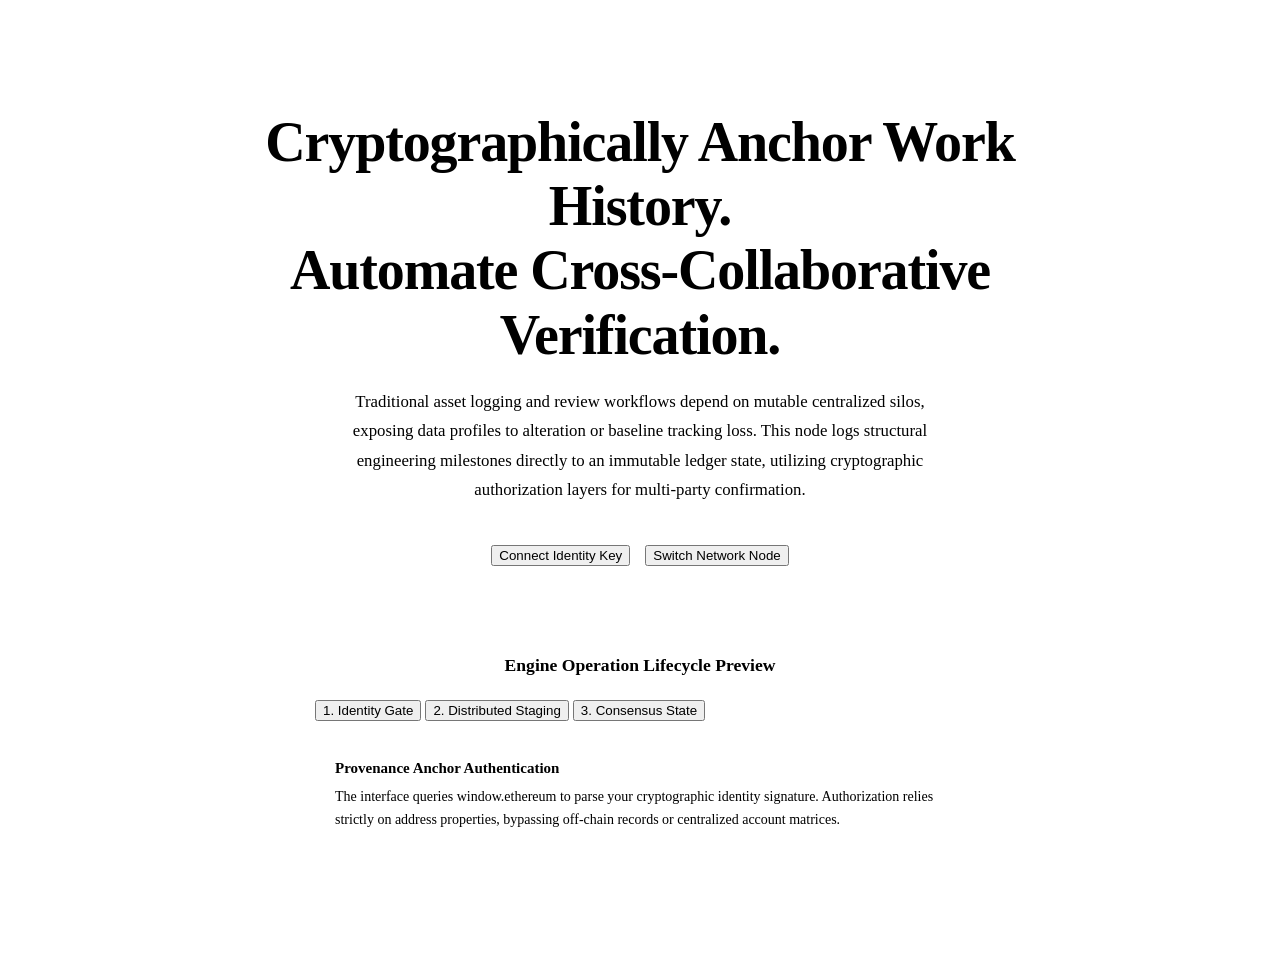
<file: Index.html>
<!DOCTYPE html>
<html lang="en">
<head>
  <meta charset="UTF-8" />
  <meta name="viewport" content="width=device-width, initial-scale=1.0" />
  <title>ChainGrade — Cryptographic Milestone Ledger</title>
  <link rel=\"stylesheet\" href=\"style.css\" />
  <style>
    .landing-hero {
      max-width: 760px;
      margin: 0 auto;
      padding: 4rem 1.5rem 2.5rem;
      text-align: center;
    }
    .landing-hero .utility-headline {
      font-size: clamp(2.2rem, 5.5vw, 3.5rem);
      font-weight: 900;
      color: var(--text-main);
      letter-spacing: -0.02em;
      line-height: 1.15;
      margin-bottom: 1.25rem;
    }
    .landing-hero .system-context {
      font-size: 1.05rem;
      color: var(--text-muted);
      line-height: 1.75;
      max-width: 600px;
      margin: 0 auto 2.5rem;
    }
    .interactive-hub {
      max-width: 650px;
      margin: 0 auto 4rem auto;
      padding: 0 1.5rem;
    }
    .interactive-hub h3 {
      font-size: 1.1rem;
      font-weight: 700;
      text-align: center;
      margin-bottom: 1.5rem;
    }
    .preview-box {
      background: var(--surface);
      border: 1px solid var(--border-color);
      border-radius: 6px;
      padding: 20px;
      min-height: 120px;
      font-size: 14px;
      color: var(--text-muted);
      line-height: 1.6;
    }
    .preview-box strong {
      display: block;
      color: var(--text-main);
      margin-bottom: 6px;
      font-size: 15px;
    }
  </style>
</head>
<body>

  <div class="landing-hero">
    <h1 class="utility-headline">Cryptographically Anchor Work History.<br>Automate Cross-Collaborative Verification.</h1>
    <p class="system-context">
      Traditional asset logging and review workflows depend on mutable centralized silos, exposing data profiles to alteration or baseline tracking loss. This node logs structural engineering milestones directly to an immutable ledger state, utilizing cryptographic authorization layers for multi-party confirmation.
    </p>

    <div style="display: flex; justify-content: center; gap: 15px; margin-bottom: 2rem;">
      <button id="connect-btn" class="primary-btn" onclick="connectWalletOnboarding()">Connect Identity Key</button>
      <button id="network-btn" class="outline-btn hidden" onclick="switchToPolygonAmoy()">Switch Network Node</button>
    </div>
    <p id="status-text" style="font-size: 13px; font-family: monospace; color: var(--text-muted);"></p>
  </div>

  <div class="interactive-hub">
    <h3>Engine Operation Lifecycle Preview</h3>
    <div class="filter-bar" style="justify-content: center; margin-bottom: 15px;">
      <button id="tab-step1" class="filter-pill active" onclick="showEngineStep(1)">1. Identity Gate</button>
      <button id="tab-step2" class="filter-pill" onclick="showEngineStep(2)">2. Distributed Staging</button>
      <button id="tab-step3" class="filter-pill" onclick="showEngineStep(3)">3. Consensus State</button>
    </div>
    <div id="engine-preview-display" class="preview-box">
      </div>
  </div>

  <script>
    const POLYGON_AMOY = { chainId: '0x13882' };
    const LS_WALLET_KEY = 'cg_authenticated_address';
    const LS_NETWORK_KEY = 'cg_correct_network';

    const pipelineSteps = {
      1: {
        title: "Provenance Anchor Authentication",
        desc: "The interface queries window.ethereum to parse your cryptographic identity signature. Authorization relies strictly on address properties, bypassing off-chain records or centralized account matrices."
      },
      2: {
        title: "Distributed File Encryption & Staging",
        desc: "File assets are mapped locally within browser memory and transmitted directly to the distributed IPFS layer. Cryptographic hashes tie work assets permanently to owner addresses before ledger entry."
      },
      3: {
        title: "Ledger State Locking",
        desc: "State changes execute by calling verifyProject functions within the contract code. Validators lock consensus confirmations on-chain, creating audit trails that resist outside modification."
      }
    };

    function showEngineStep(step) {
      document.querySelectorAll('.filter-pill').forEach(btn => btn.classList.remove('active'));
      document.getElementById('tab-step' + step).classList.add('active');
      
      const data = pipelineSteps[step];
      document.getElementById('engine-preview-display').innerHTML = `<strong>${data.title}</strong>${data.desc}`;
    }

    function setStatus(msg) {
      document.getElementById('status-text').textContent = msg;
    }

    function showNetworkBtn(show) {
      const btn = document.getElementById('network-btn');
      if (show) btn.classList.remove('hidden');
      else btn.classList.add('hidden');
    }

    function updateConnectBtn(address) {
      const btn = document.getElementById('connect-btn');
      if (address) {
        btn.innerText = 'Key Linked: ' + address.substring(0, 6) + '…' + address.substring(address.length - 4);
      } else {
        btn.innerText = 'Connect Identity Key';
      }
    }

    async function connectWalletOnboarding() {
      if (typeof window.ethereum === 'undefined') {
        setStatus('Cryptographic provider missing. Install a browser wallet.');
        return;
      }
      try {
        document.getElementById('connect-btn').disabled = true;
        setStatus('Requesting authorization interface signature...');
        
        const accounts = await window.ethereum.request({ method: 'eth_requestAccounts' });
        const userAddress = accounts[0];
        
        localStorage.setItem(LS_WALLET_KEY, userAddress);
        localStorage.setItem('userWallet', userAddress);
        updateConnectBtn(userAddress);

        const currentChain = await window.ethereum.request({ method: 'eth_chainId' });
        if (currentChain.toLowerCase() === POLYGON_AMOY.chainId) {
          localStorage.setItem(LS_NETWORK_KEY, '1');
          setStatus('Identity verified on Polygon Amoy. Initializing dashboard sync...');
          setTimeout(() => { window.location.href = 'dashboard.html'; }, 600);
        } else {
          localStorage.removeItem(LS_NETWORK_KEY);
          showNetworkBtn(true);
          setStatus('Identity address loaded. Network adjustment required.');
        }
      } catch (err) {
        setStatus('Identity linkage rejected: ' + err.message);
      } finally {
        document.getElementById('connect-btn').disabled = false;
      }
    }

    async function switchToPolygonAmoy() {
      try {
        await window.ethereum.request({
          method: 'wallet_switchEthereumChain',
          params: [{ chainId: POLYGON_AMOY.chainId }],
        });
      } catch (switchError) {
        if (switchError.code === 4902) {
          try {
            await window.ethereum.request({
              method: 'wallet_addEthereumChain',
              params: [{
                chainId: POLYGON_AMOY.chainId,
                chainName: 'Polygon Amoy Testnet',
                nativeCurrency: { name: 'MATIC', symbol: 'MATIC', decimals: 18 },
                rpcUrls: ['https://rpc-amoy.polygon.technology'],
                blockExplorerUrls: ['https://amoy.polygonscan.com'],
              }],
            });
          } catch (addError) {
            setStatus('Network addition rejected.');
          }
        } else {
          setStatus('Network migration failed.');
        }
      }
    }

    document.addEventListener("DOMContentLoaded", () => {
      showEngineStep(1);
      const storedAddress = localStorage.getItem(LS_WALLET_KEY);
      const isCorrectNetwork = localStorage.getItem(LS_NETWORK_KEY);

      if (storedAddress) {
        updateConnectBtn(storedAddress);
        if (isCorrectNetwork === '1') {
          setStatus('Active validation state live. Routing context...');
          setTimeout(() => { window.location.href = 'dashboard.html'; }, 600);
        } else {
          showNetworkBtn(true);
          setStatus('Identity linked. Switch network node to enter execution panel.');
        }
      }
    });
  </script>
</body>
</html>
</file>
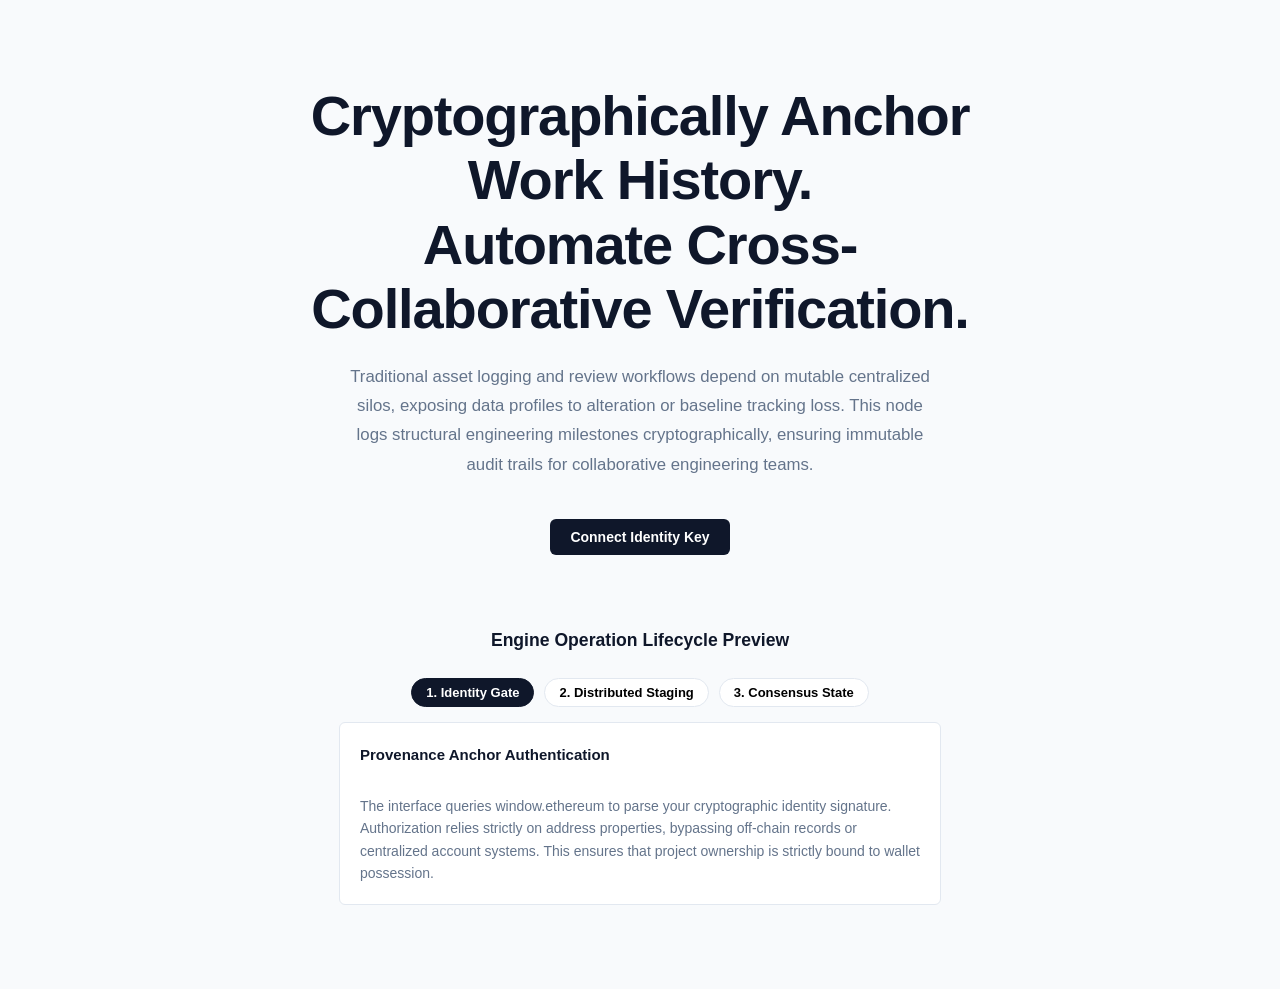
<file: index.html>
<!DOCTYPE html>
<html lang="en">
<head>
  <meta charset="UTF-8" />
  <meta name="viewport" content="width=device-width, initial-scale=1.0" />
  <title>ChainGrade — Cryptographic Milestone Ledger</title>
  <link rel="stylesheet" href="style.css" />
  <style>
    .landing-hero {
      max-width: 760px;
      margin: 0 auto;
      padding: 4rem 1.5rem 2.5rem;
      text-align: center;
    }
    .landing-hero .utility-headline {
      font-size: clamp(2.2rem, 5.5vw, 3.5rem);
      font-weight: 900;
      color: var(--text-main);
      letter-spacing: -0.02em;
      line-height: 1.15;
      margin-bottom: 1.25rem;
    }
    .landing-hero .system-context {
      font-size: 1.05rem;
      color: var(--text-muted);
      line-height: 1.75;
      max-width: 600px;
      margin: 0 auto 2.5rem;
    }
    .interactive-hub {
      max-width: 650px;
      margin: 0 auto 4rem auto;
      padding: 0 1.5rem;
    }
    .interactive-hub h3 {
      font-size: 1.1rem;
      font-weight: 700;
      text-align: center;
      margin-bottom: 1.5rem;
    }
    .preview-box {
      background: var(--surface);
      border: 1px solid var(--border-color);
      border-radius: 6px;
      padding: 20px;
      min-height: 120px;
      font-size: 14px;
      color: var(--text-muted);
      line-height: 1.6;
    }
    .preview-box strong {
      display: block;
      color: var(--text-main);
      margin-bottom: 6px;
      font-size: 15px;
    }
  </style>
</head>
<body>

  <div class="landing-hero">
    <h1 class="utility-headline">Cryptographically Anchor Work History.<br>Automate Cross-Collaborative Verification.</h1>
    <p class="system-context">
      Traditional asset logging and review workflows depend on mutable centralized silos, exposing data profiles to alteration or baseline tracking loss. This node logs structural engineering milestones cryptographically, ensuring immutable audit trails for collaborative engineering teams.
    </p>

    <div style="display: flex; justify-content: center; gap: 15px; margin-bottom: 2rem;">
      <button id="connect-btn" class="primary-btn" onclick="connectWalletOnboarding()">Connect Identity Key</button>
      <button id="network-btn" class="outline-btn hidden" onclick="switchToPolygonAmoy()">Switch Network Node</button>
    </div>
    <p id="status-text" style="font-size: 13px; font-family: monospace; color: var(--text-muted);"></p>
  </div>

  <div class="interactive-hub">
    <h3>Engine Operation Lifecycle Preview</h3>
    <div class="filter-bar" style="justify-content: center; margin-bottom: 15px;">
      <button id="tab-step1" class="filter-pill active" onclick="showEngineStep(1)">1. Identity Gate</button>
      <button id="tab-step2" class="filter-pill" onclick="showEngineStep(2)">2. Distributed Staging</button>
      <button id="tab-step3" class="filter-pill" onclick="showEngineStep(3)">3. Consensus State</button>
    </div>
    <div id="engine-preview-display" class="preview-box">
    </div>
  </div>

  <script>
    const POLYGON_AMOY = { chainId: '0x13882' };
    const LS_WALLET_KEY = 'cg_authenticated_address';
    const LS_NETWORK_KEY = 'cg_correct_network';

    const pipelineSteps = {
      1: {
        title: "Provenance Anchor Authentication",
        desc: "The interface queries window.ethereum to parse your cryptographic identity signature. Authorization relies strictly on address properties, bypassing off-chain records or centralized account systems. This ensures that project ownership is strictly bound to wallet possession."
      },
      2: {
        title: "Distributed File Encryption & Staging",
        desc: "File assets are mapped locally within browser memory and transmitted directly to the distributed IPFS layer. Cryptographic hashes tie work assets permanently to owner addresses before ledger commitment. All data remains encrypted during transit and storage."
      },
      3: {
        title: "Ledger State Locking",
        desc: "State changes execute by calling verifyProject functions within the contract code. Validators lock consensus confirmations on-chain, creating audit trails that resist outside modification. Once committed, milestone records become part of the immutable blockchain history."
      }
    };

    function showEngineStep(step) {
      document.querySelectorAll('.filter-pill').forEach(btn => btn.classList.remove('active'));
      document.getElementById('tab-step' + step).classList.add('active');
      
      const data = pipelineSteps[step];
      document.getElementById('engine-preview-display').innerHTML = `<strong>${data.title}</strong><br>${data.desc}`;
    }

    function setStatus(msg) {
      document.getElementById('status-text').textContent = msg;
    }

    function showNetworkBtn(show) {
      const btn = document.getElementById('network-btn');
      if (show) btn.classList.remove('hidden');
      else btn.classList.add('hidden');
    }

    function updateConnectBtn(address) {
      const btn = document.getElementById('connect-btn');
      if (address) {
        btn.innerText = 'Key Linked: ' + address.substring(0, 6) + '…' + address.substring(address.length - 4);
      } else {
        btn.innerText = 'Connect Identity Key';
      }
    }

    async function connectWalletOnboarding() {
      if (typeof window.ethereum === 'undefined') {
        setStatus('Cryptographic provider missing. Install a browser wallet.');
        return;
      }
      try {
        document.getElementById('connect-btn').disabled = true;
        setStatus('Requesting authorization interface signature...');
        
        const accounts = await window.ethereum.request({ method: 'eth_requestAccounts' });
        const userAddress = accounts[0];
        
        localStorage.setItem(LS_WALLET_KEY, userAddress);
        localStorage.setItem('userWallet', userAddress);
        updateConnectBtn(userAddress);

        const currentChain = await window.ethereum.request({ method: 'eth_chainId' });
        if (currentChain === POLYGON_AMOY.chainId) {
          localStorage.setItem(LS_NETWORK_KEY, '1');
          setStatus('Identity verified on Polygon Amoy. Initializing dashboard sync...');
          setTimeout(() => { window.location.href = 'dashboard.html'; }, 600);
        } else {
          localStorage.removeItem(LS_NETWORK_KEY);
          showNetworkBtn(true);
          setStatus('Identity address loaded. Network adjustment required.');
        }
      } catch (err) {
        setStatus('Identity linkage rejected: ' + err.message);
      } finally {
        document.getElementById('connect-btn').disabled = false;
      }
    }

    async function switchToPolygonAmoy() {
      try {
        await window.ethereum.request({
          method: 'wallet_switchEthereumChain',
          params: [{ chainId: POLYGON_AMOY.chainId }],
        });
      } catch (switchError) {
        if (switchError.code === 4902) {
          try {
            await window.ethereum.request({
              method: 'wallet_addEthereumChain',
              params: [{
                chainId: POLYGON_AMOY.chainId,
                chainName: 'Polygon Amoy Testnet',
                nativeCurrency: { name: 'MATIC', symbol: 'MATIC', decimals: 18 },
                rpcUrls: ['https://rpc-amoy.polygon.technology'],
                blockExplorerUrls: ['https://amoy.polygonscan.com'],
              }],
            });
          } catch (addError) {
            setStatus('Network addition rejected.');
          }
        } else {
          setStatus('Network migration failed.');
        }
      }
    }

    document.addEventListener("DOMContentLoaded", () => {
      showEngineStep(1);
      const storedAddress = localStorage.getItem(LS_WALLET_KEY);
      const isCorrectNetwork = localStorage.getItem(LS_NETWORK_KEY);

      if (storedAddress) {
        updateConnectBtn(storedAddress);
        if (isCorrectNetwork === '1') {
          setStatus('Active validation state live. Routing context...');
          setTimeout(() => { window.location.href = 'dashboard.html'; }, 600);
        } else {
          showNetworkBtn(true);
          setStatus('Identity linked. Switch network node to enter execution panel.');
        }
      }
    });
  </script>
</body>
</html>
</file>
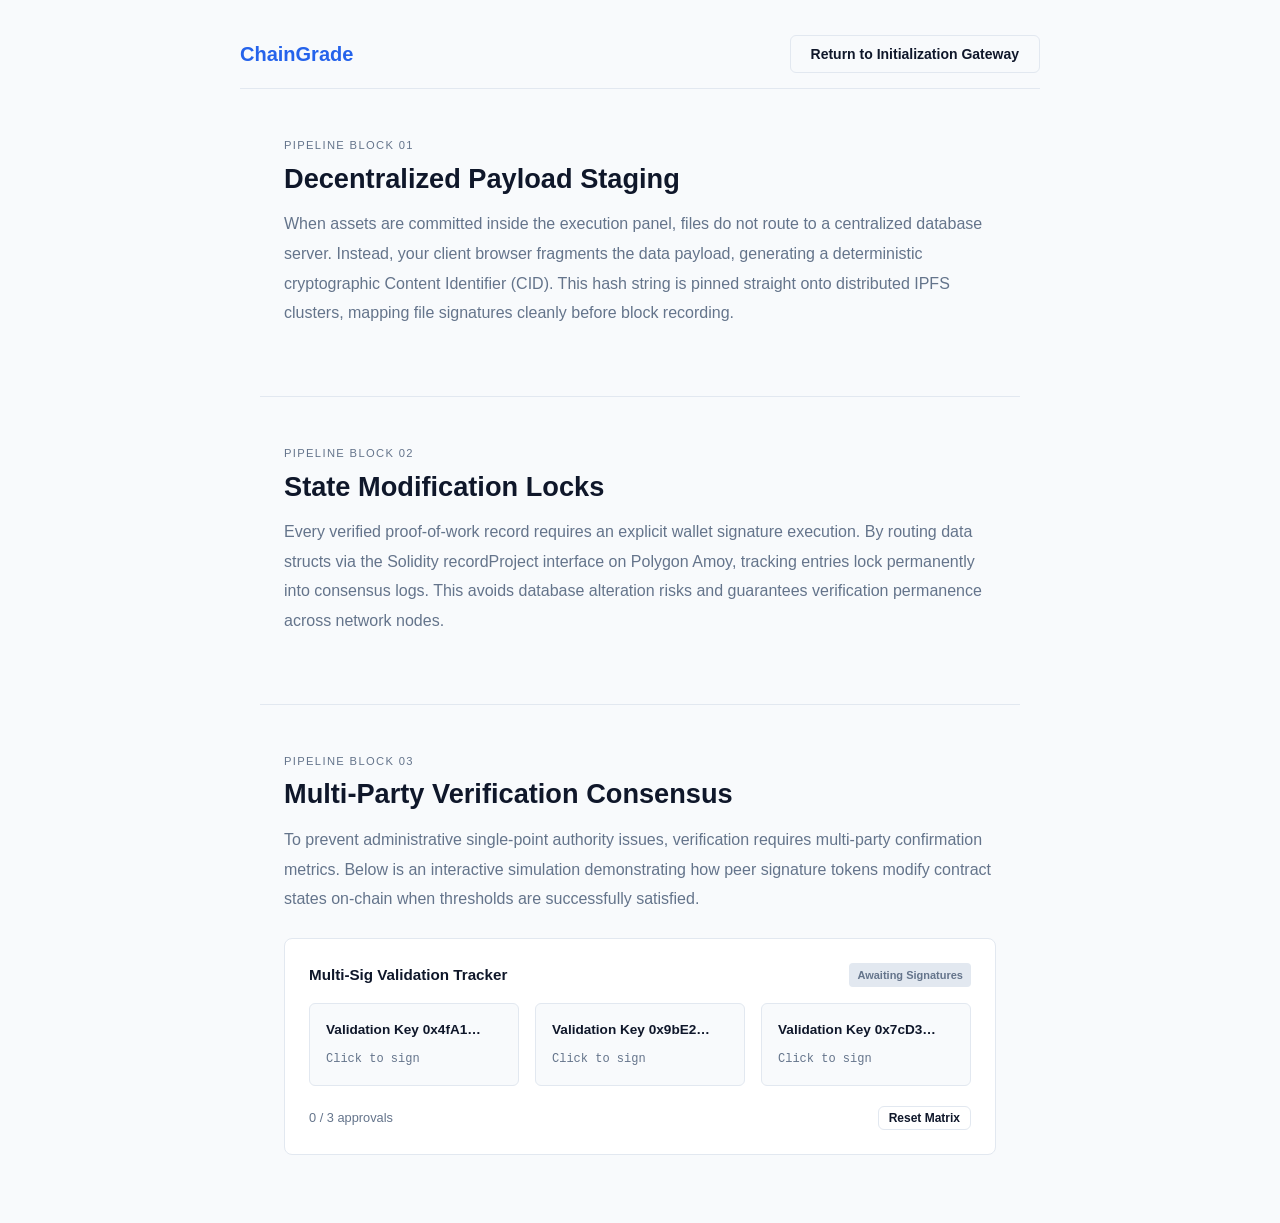
<file: how-it-works.html>
<!DOCTYPE html>
<html lang="en">
<head>
  <meta charset="UTF-8" />
  <meta name="viewport" content="width=device-width, initial-scale=1.0" />
  <title>ChainGrade — Verification Infrastructure Matrix</title>
  <link rel="stylesheet" href="style.css" />
  <style>
    .hiw-stage {
      max-width: 760px;
      margin: 0 auto;
      padding: 3rem 1.5rem;
      border-bottom: 1px solid var(--border-color);
    }
    .hiw-stage:last-of-type { border-bottom: none; }

    .stage-label {
      font-size: 0.7rem;
      letter-spacing: 0.12em;
      text-transform: uppercase;
      color: var(--text-muted);
      margin-bottom: 0.5rem;
    }

    .hiw-stage h2 {
      font-size: clamp(1.3rem, 3.5vw, 1.7rem);
      font-weight: 800;
      color: var(--text-main);
      margin-bottom: 0.85rem;
      line-height: 1.25;
    }

    .plain-explain {
      font-size: 1rem;
      color: var(--text-muted);
      line-height: 1.85;
      margin-bottom: 1.25rem;
    }

    .interactive-simulation-box {
      background: var(--surface);
      border: 1px solid var(--border-color);
      border-radius: 8px;
      padding: 1.5rem;
      margin-top: 1.5rem;
    }

    .reviewer-nodes-grid {
      display: grid;
      grid-template-columns: repeat(auto-fit, minmax(180px, 1fr));
      gap: 1rem;
      margin-bottom: 1.25rem;
    }

    .reviewer-node-card {
      background: var(--background);
      border: 1px solid var(--border-color);
      border-radius: 6px;
      padding: 1rem;
      cursor: pointer;
      transition: all 0.2s ease;
    }

    .reviewer-node-card:hover {
      border-color: var(--accent-blue);
      background: #f1f5f9;
    }

    .reviewer-node-card.approved {
      border-color: var(--accent-green);
      background: #f0fdf4;
    }

    .node-title {
      font-size: 0.85rem;
      font-weight: 700;
      color: var(--text-main);
      display: block;
      margin-bottom: 0.25rem;
    }

    .node-status {
      font-size: 0.75rem;
      color: var(--text-muted);
      font-family: monospace;
    }

    .reviewer-node-card.approved .node-status {
      color: var(--accent-green);
      font-weight: 700;
    }
  </style>
</head>
<body>

  <nav class="navbar">
    <div class="logo" onclick="window.location.href='index.html'">ChainGrade</div>
    <button class="outline-btn" onclick="window.location.href='index.html'">Return to Initialization Gateway</button>
  </nav>

  <div class="hiw-stage">
    <div class="stage-label">Pipeline Block 01</div>
    <h2>Decentralized Payload Staging</h2>
    <p class="plain-explain">
      When assets are committed inside the execution panel, files do not route to a centralized database server. Instead, your client browser fragments the data payload, generating a deterministic cryptographic Content Identifier (CID). This hash string is pinned straight onto distributed IPFS clusters, mapping file signatures cleanly before block recording.
    </p>
  </div>

  <div class="hiw-stage">
    <div class="stage-label">Pipeline Block 02</div>
    <h2>State Modification Locks</h2>
    <p class="plain-explain">
      Every verified proof-of-work record requires an explicit wallet signature execution. By routing data structs via the Solidity recordProject interface on Polygon Amoy, tracking entries lock permanently into consensus logs. This avoids database alteration risks and guarantees verification permanence across network nodes.
    </p>
  </div>

  <div class="hiw-stage">
    <div class="stage-label">Pipeline Block 03</div>
    <h2>Multi-Party Verification Consensus</h2>
    <p class="plain-explain">
      To prevent administrative single-point authority issues, verification requires multi-party confirmation metrics. Below is an interactive simulation demonstrating how peer signature tokens modify contract states on-chain when thresholds are successfully satisfied.
    </p>

    <div class="interactive-simulation-box">
      <div style="display: flex; justify-content: space-between; align-items: center; margin-bottom: 1rem;">
        <h4 style="font-size: 0.95rem; font-weight: 700;">Multi-Sig Validation Tracker</h4>
        <span id="a-badge" class="badge">Awaiting Signatures</span>
      </div>

      <div class="reviewer-nodes-grid">
        <div id="rv1" class="reviewer-node-card" onclick="approveReviewer(1)">
          <span class="node-title">Validation Key 0x4fA1…</span>
          <span id="rv1s" class="node-status">Click to sign</span>
        </div>
        <div id="rv2" class="reviewer-node-card" onclick="approveReviewer(2)">
          <span class="node-title">Validation Key 0x9bE2…</span>
          <span id="rv2s" class="node-status">Click to sign</span>
        </div>
        <div id="rv3" class="reviewer-node-card" onclick="approveReviewer(3)">
          <span class="node-title">Validation Key 0x7cD3…</span>
          <span id="rv3s" class="node-status">Click to sign</span>
        </div>
      </div>

      <div style="display: flex; justify-content: space-between; align-items: center; font-size: 0.8rem; color: var(--text-muted);">
        <span id="a-count">0 / 3 approvals</span>
        <button class="outline-btn" style="padding: 4px 10px; font-size: 0.75rem;" onclick="resetApprovalSim()">Reset Matrix</button>
      </div>

      <div id="a-success" style="display: none; margin-top: 1rem; padding-top: 1rem; border-top: 1px solid var(--border-color);">
        <p style="font-size: 0.85rem; color: var(--accent-green); font-weight: 600; margin-bottom: 0.25rem;">Consensus Validated Successfully</p>
        <p id="a-tx" style="font-size: 0.75rem; font-family: monospace; color: var(--text-muted);"></p>
      </div>
    </div>
  </div>

  <script>
    var aVotes = [false, false, false];
    var aThreshold = 2;
    var aDone = false;

    function approveReviewer(nodeIndex) {
      if (aDone || aVotes[nodeIndex - 1]) return;

      aVotes[nodeIndex - 1] = true;
      var card = document.getElementById('rv' + nodeIndex);
      var status = document.getElementById('rv' + nodeIndex + 's');

      card.classList.add('approved');
      card.onclick = null;

      var d = new Date();
      status.textContent = '✓ Signed ' + d.getHours() + ':' + String(d.getMinutes()).padStart(2, '0');

      var count = aVotes.filter(Boolean).length;
      document.getElementById('a-count').textContent = count + ' / 3 approvals';

      if (count >= aThreshold) {
        aDone = true;
        var badge = document.getElementById('a-badge');
        badge.className = 'badge success';
        badge.textContent = 'Verified State Locked';
        var success = document.getElementById('a-success');
        success.style.display = 'block';
        document.getElementById('a-tx').textContent =
          'tx: 0x5e2c…1a4b · block consensus confirmed · ' + count + ' signatures committed on-chain';
      }
    }

    function resetApprovalSim() {
      aVotes = [false, false, false];
      aDone = false;
      [1, 2, 3].forEach(function (n) {
        var card = document.getElementById('rv' + n);
        card.classList.remove('approved');
        card.onclick = function () { approveReviewer(n); };
        document.getElementById('rv' + n + 's').textContent = 'Click to sign';
      });
      document.getElementById('a-count').textContent = '0 / 3 approvals';
      document.getElementById('a-success').style.display = 'none';
      var badge = document.getElementById('a-badge');
      badge.className = 'badge';
      badge.textContent = 'Awaiting Signatures';
    }
  </script>

</body>
</html>
</file>
<file: style.css>
:root {
    --background: #f8fafc;
    --surface: #ffffff;
    --text-main: #0f172a;
    --text-muted: #64748b;
    --accent-blue: #2563eb;
    --accent-green: #10b981;
    --border-color: #e2e8f0;
}

* {
    box-sizing: border-box;
    margin: 0;
    padding: 0;
}

body {
    font-family: -apple-system, BlinkMacSystemFont, "Segoe UI", Roboto, sans-serif;
    background-color: var(--background);
    color: var(--text-main);
    line-height: 1.5;
    padding: 20px;
}

/* Base Context Isolation & Security Locks */
.secure-vault-zone {
    position: relative;
    user-select: none;
    -webkit-user-select: none;
    transition: filter 0.2s ease-in-out;
}

.blurred-vault {
    filter: blur(12px) grayscale(1);
    pointer-events: none;
}

.watermark-overlay {
    position: absolute;
    top: 0;
    left: 0;
    width: 100%;
    height: 100%;
    pointer-events: none;
    display: grid;
    grid-template-columns: repeat(3, 1fr);
    opacity: 0.04;
    font-family: monospace;
    font-size: 11px;
    color: var(--text-main);
    overflow: hidden;
    z-index: 99;
    padding: 10px;
}

@media print {
    body, .dashboard-grid, .secure-vault-zone, .content-area {
        display: none !important;
    }
}

.navbar {
    display: flex;
    justify-content: space-between;
    align-items: center;
    padding: 15px 0;
    border-bottom: 1px solid var(--border-color);
    max-width: 800px;
    margin: 0 auto;
}

.logo {
    font-size: 20px;
    font-weight: 700;
    color: var(--accent-blue);
    cursor: pointer;
}

.primary-btn, .outline-btn {
    font-size: 14px;
    font-weight: 600;
    padding: 10px 20px;
    border-radius: 6px;
    cursor: pointer;
    transition: background 0.2s;
}

.primary-btn {
    background: var(--text-main);
    color: white;
    border: none;
}

.primary-btn:hover {
    background: #1e293b;
}

.primary-btn:disabled {
    opacity: 0.5;
    cursor: not-allowed;
}

.outline-btn {
    background: transparent;
    border: 1px solid var(--border-color);
    color: var(--text-main);
}

.outline-btn:hover {
    background: #f1f5f9;
}

.badge {
    font-size: 11px;
    font-weight: 700;
    padding: 4px 8px;
    border-radius: 4px;
    background: #e2e8f0;
    color: var(--text-muted);
}

.badge.success {
    background: #d1fae5;
    color: #065f46;
}

.wallet-pill {
    font-size: 13px;
    font-family: monospace;
    background: #f1f5f9;
    padding: 6px 12px;
    border-radius: 20px;
    border: 1px solid var(--border-color);
}

.dashboard-grid {
    display: grid;
    grid-template-columns: 220px 1fr;
    gap: 40px;
    max-width: 800px;
    margin: 30px auto 0 auto;
}

.sidebar {
    display: flex;
    flex-direction: column;
    gap: 8px;
}

.menu-item {
    background: transparent;
    border: none;
    text-align: left;
    padding: 10px 14px;
    font-size: 14px;
    font-weight: 600;
    color: var(--text-muted);
    border-radius: 6px;
    cursor: pointer;
}

.menu-item:hover, .menu-item.active {
    background: #edf2f7;
    color: var(--text-main);
}

.menu-item.logout {
    margin-top: 20px;
    color: #ef4444;
}

.menu-item.logout:hover {
    background: #fee2e2;
}

.hidden {
    display: none !important;
}

.content-area {
    background: var(--surface);
    border: 1px solid var(--border-color);
    border-radius: 8px;
    padding: 24px;
    min-height: 400px;
}

.tab-window h2 {
    font-size: 20px;
    font-weight: 700;
    margin-bottom: 6px;
}

.section-desc {
    font-size: 13px;
    color: var(--text-muted);
    margin-bottom: 24px;
}

.form-card, .step-card {
    background: var(--surface);
    border: 1px solid var(--border-color);
    border-radius: 6px;
    padding: 20px;
}

.step-card {
    opacity: 0.5;
    pointer-events: none;
    margin-bottom: 15px;
}

.step-card.active {
    opacity: 1;
    pointer-events: auto;
    border-color: var(--accent-blue);
}

.dropzone {
    border: 2px dashed var(--border-color);
    padding: 30px;
    text-align: center;
    border-radius: 6px;
    cursor: pointer;
}

.file-notice {
    font-size: 12px;
    color: var(--text-muted);
    margin: 10px 0 20px 0;
}

.input-group {
    text-align: left;
    max-width: 400px;
    margin: 0 auto 20px auto;
}

.input-group label {
    display: block;
    font-size: 12px;
    font-weight: 700;
    margin-bottom: 6px;
    color: var(--text-muted);
}

.input-group select {
    width: 100%;
    padding: 10px;
    border: 1px solid var(--border-color);
    border-radius: 6px;
    background: var(--surface);
    font-size: 14px;
    color: var(--text-main);
}

.filter-bar {
    display: flex;
    gap: 10px;
    margin-bottom: 20px;
}

.filter-pill {
    background: var(--surface);
    border: 1px solid var(--border-color);
    padding: 6px 14px;
    border-radius: 20px;
    font-size: 13px;
    font-weight: 600;
    cursor: pointer;
}

.filter-pill.active {
    background: var(--text-main);
    color: white;
    border-color: var(--text-main);
}

.record-feed {
    display: flex;
    flex-direction: column;
    gap: 12px;
}

.record-card {
    border: 1px solid var(--border-color);
    border-radius: 6px;
    padding: 16px;
    background: var(--background);
}

.record-header {
    display: flex;
    justify-content: space-between;
    align-items: flex-start;
    margin-bottom: 8px;
}

.record-title {
    font-weight: 700;
    font-size: 15px;
}

.meta-row {
    display: flex;
    gap: 15px;
    font-size: 12px;
    color: var(--text-muted);
    margin-bottom: 10px;
}

.meta-row span strong {
    color: var(--text-main);
}

.crypto-link {
    font-family: monospace;
    color: var(--accent-blue);
    text-decoration: none;
}

.crypto-link:hover {
    text-decoration: underline;
}

.info-grid {
    display: grid;
    grid-template-columns: repeat(3, 1fr);
    gap: 15px;
    margin-top: 15px;
}

.info-card {
    background: var(--background);
    border: 1px solid var(--border-color);
    padding: 12px;
    border-radius: 6px;
}

.info-icon {
    font-size: 20px;
    display: block;
    margin-bottom: 8px;
}

.info-card strong {
    display: block;
    font-size: 13px;
    margin-bottom: 5px;
    color: var(--text-main);
}

.info-card p {
    font-size: 11px;
    color: var(--text-muted);
    margin: 0;
    line-height: 1.5;
}

.category-filter-select {
    padding: 6px 12px;
    border: 1px solid var(--border-color);
    border-radius: 20px;
    font-size: 13px;
    font-weight: 600;
    background: var(--surface);
    color: var(--text-main);
    cursor: pointer;
    max-width: 260px;
}

.category-filter-select:focus {
    outline: 2px solid var(--accent-blue);
    outline-offset: 2px;
}

@media (max-width: 768px) {
    .dashboard-grid {
        grid-template-columns: 1fr;
        gap: 20px;
        padding: 0 10px;
    }

    .sidebar {
        flex-direction: row;
        overflow-x: auto;
        padding-bottom: 5px;
    }

    .menu-item {
        white-space: nowrap;
    }

    .menu-item.logout {
        margin-top: 0;
    }
}
</file>
